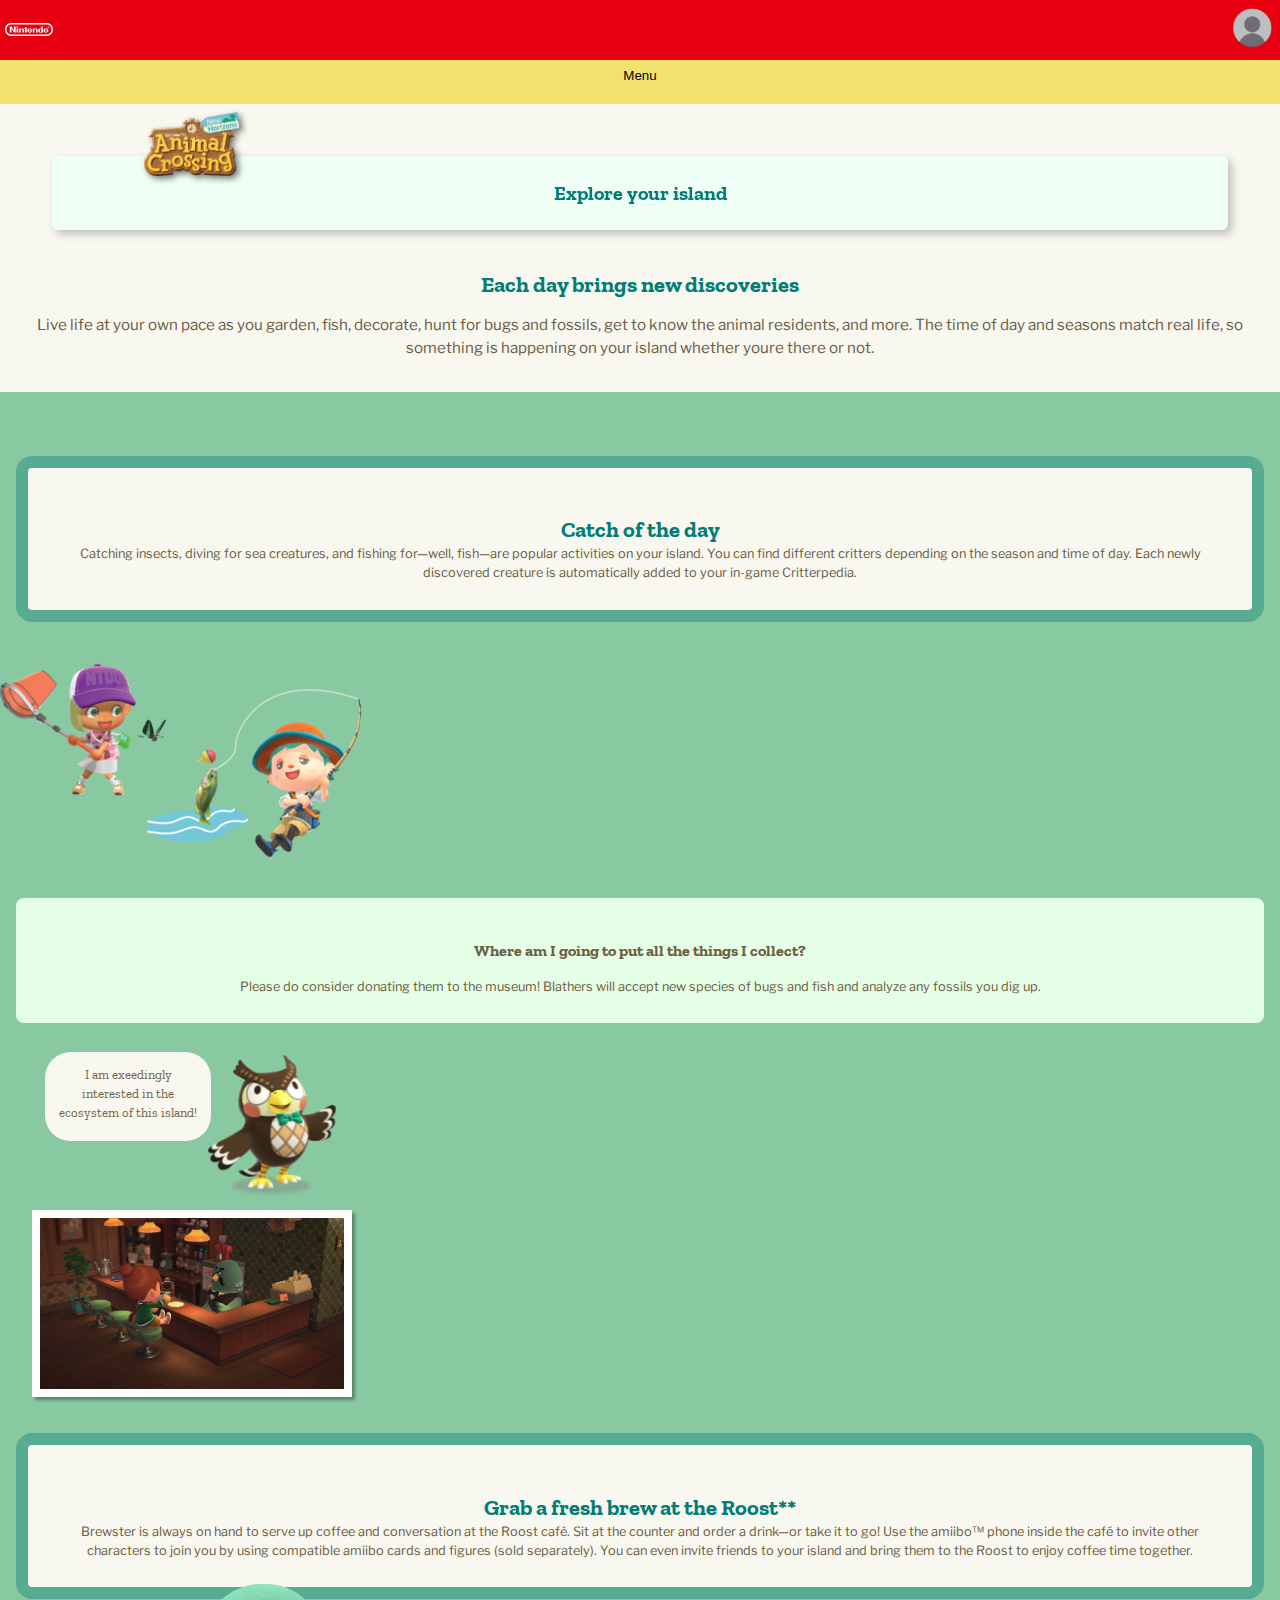
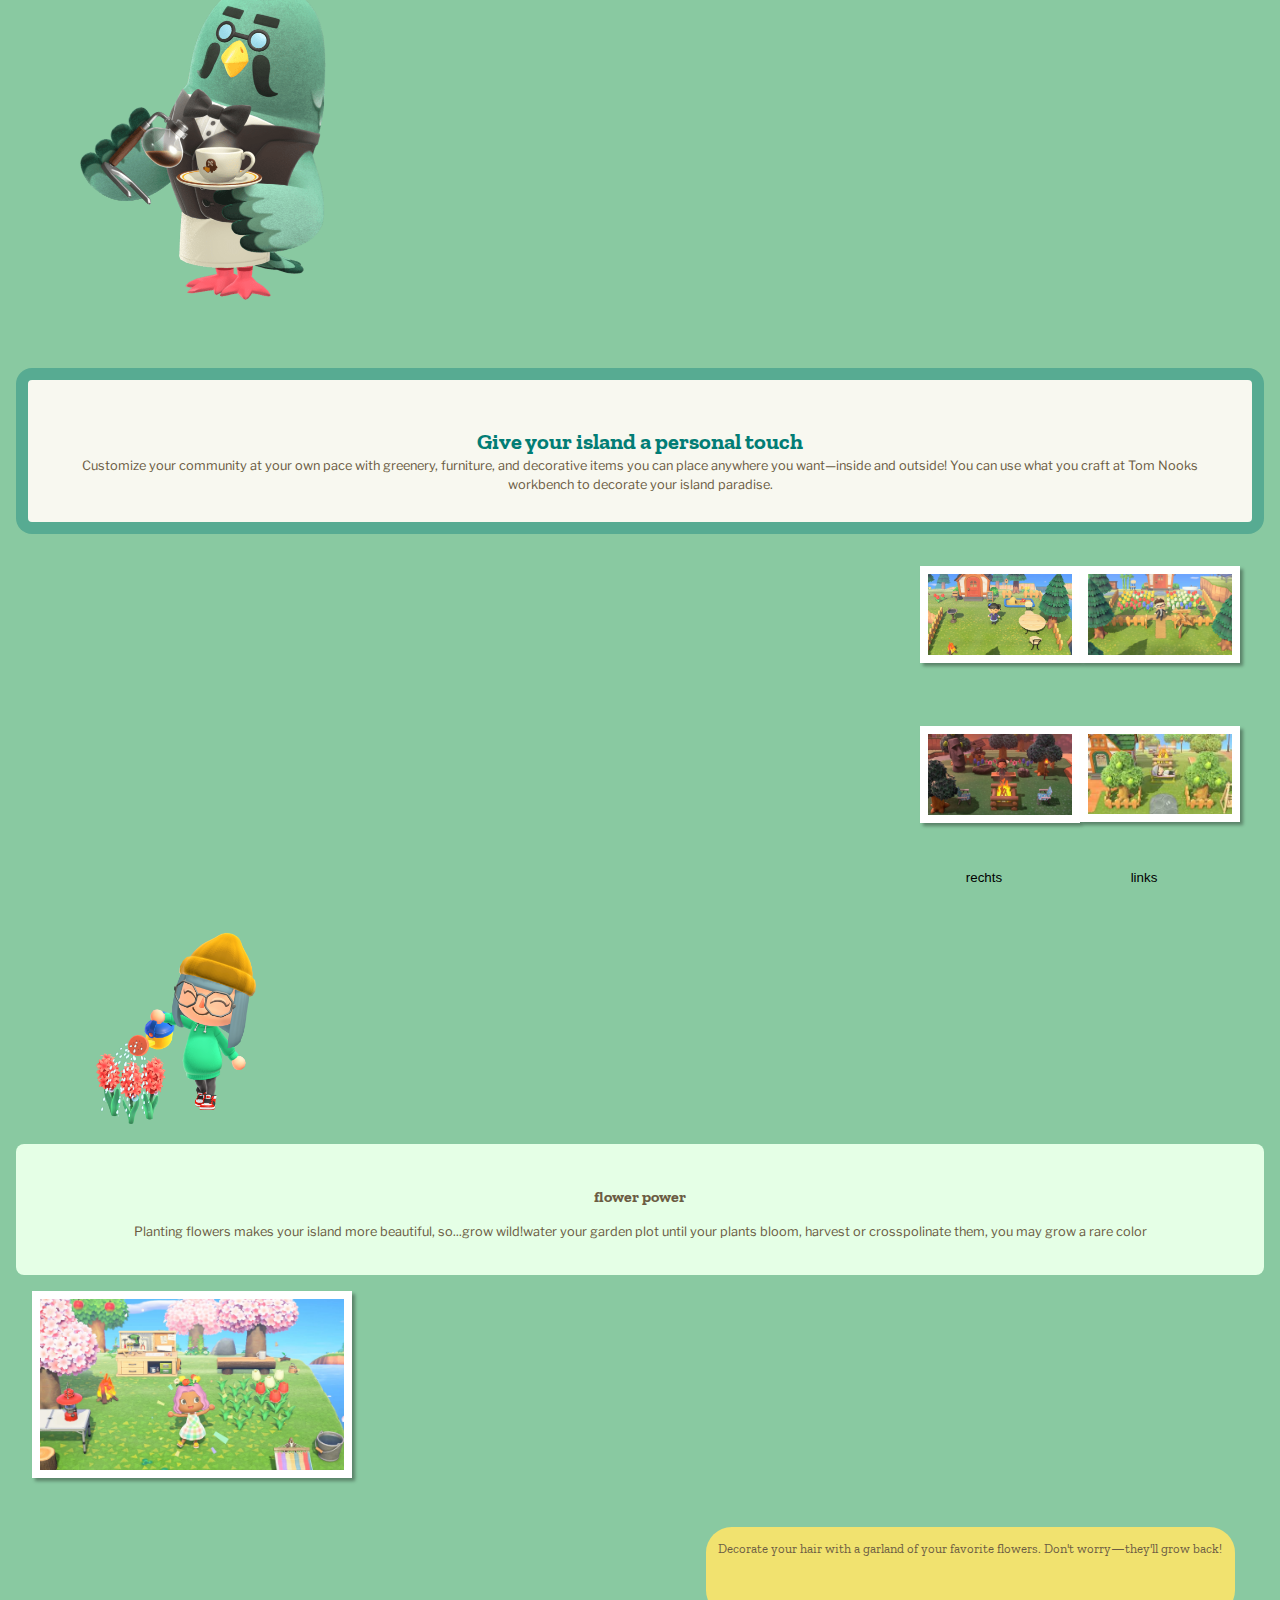
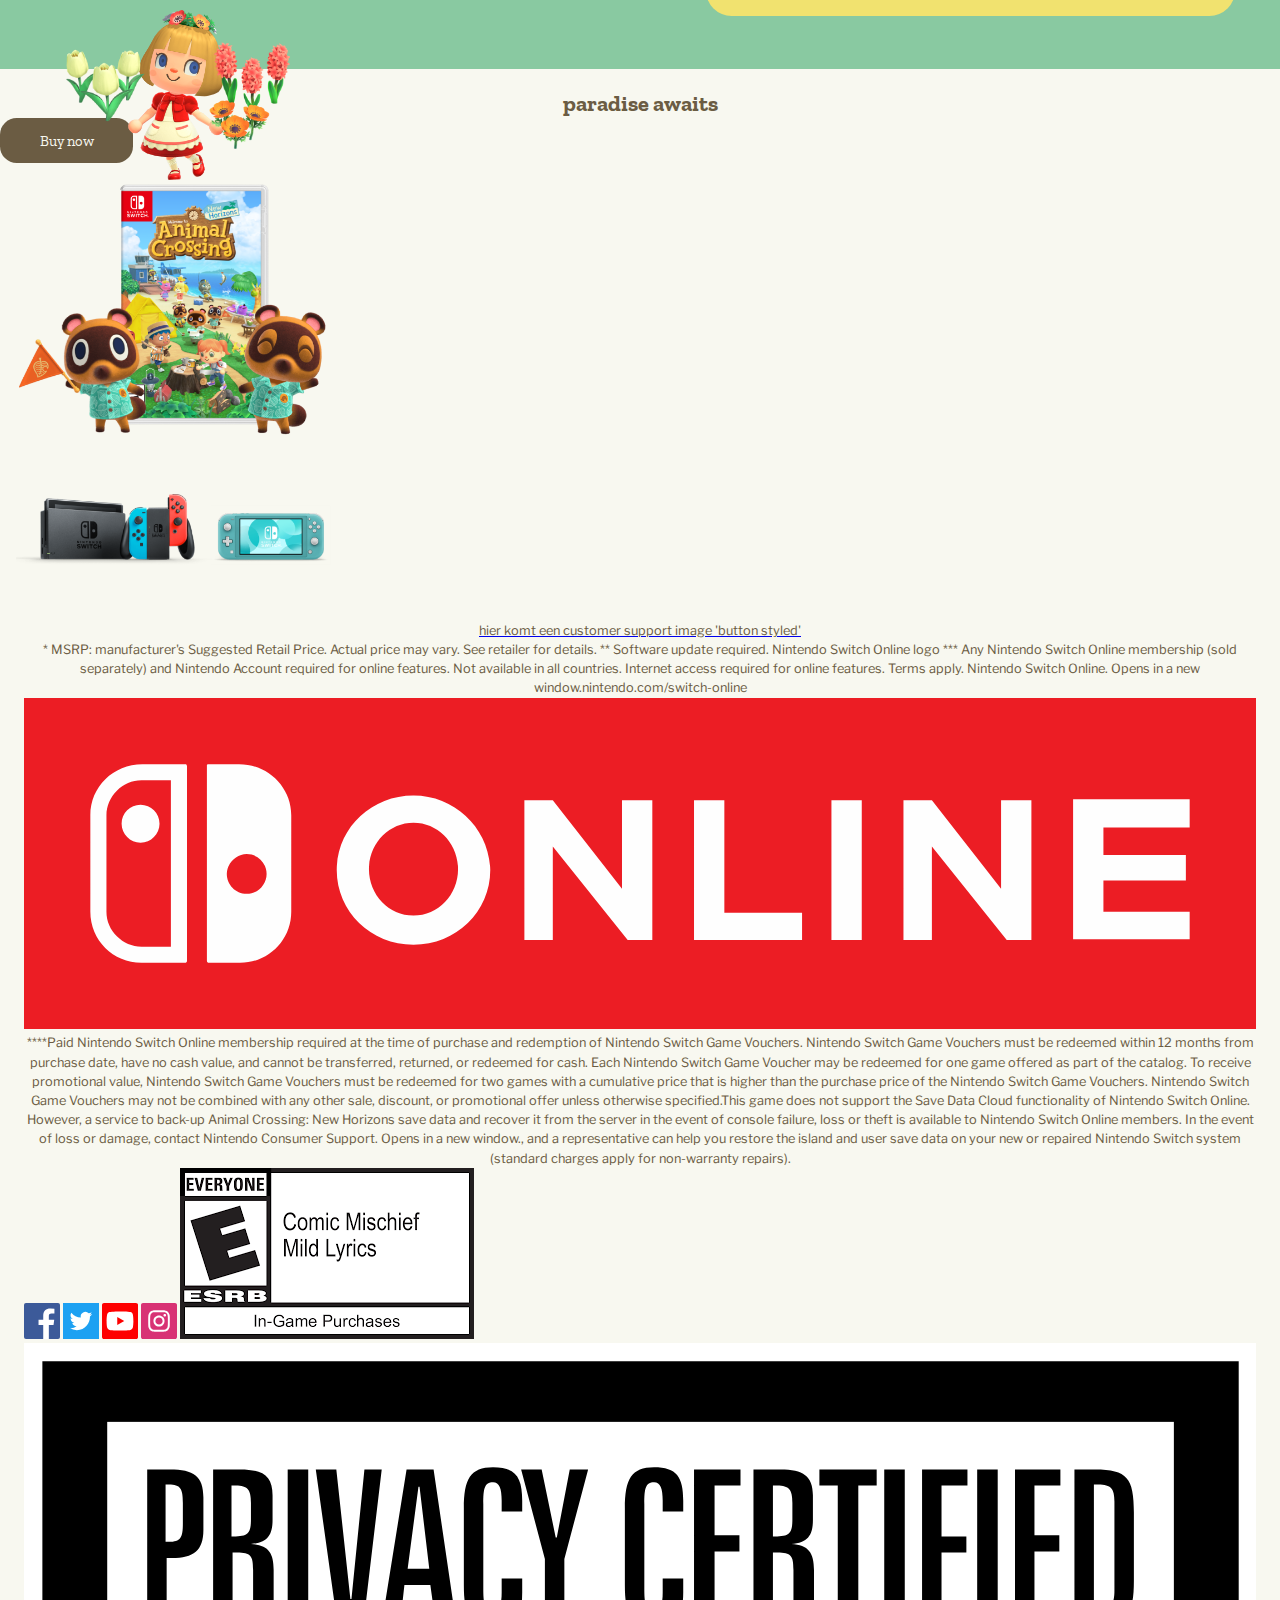
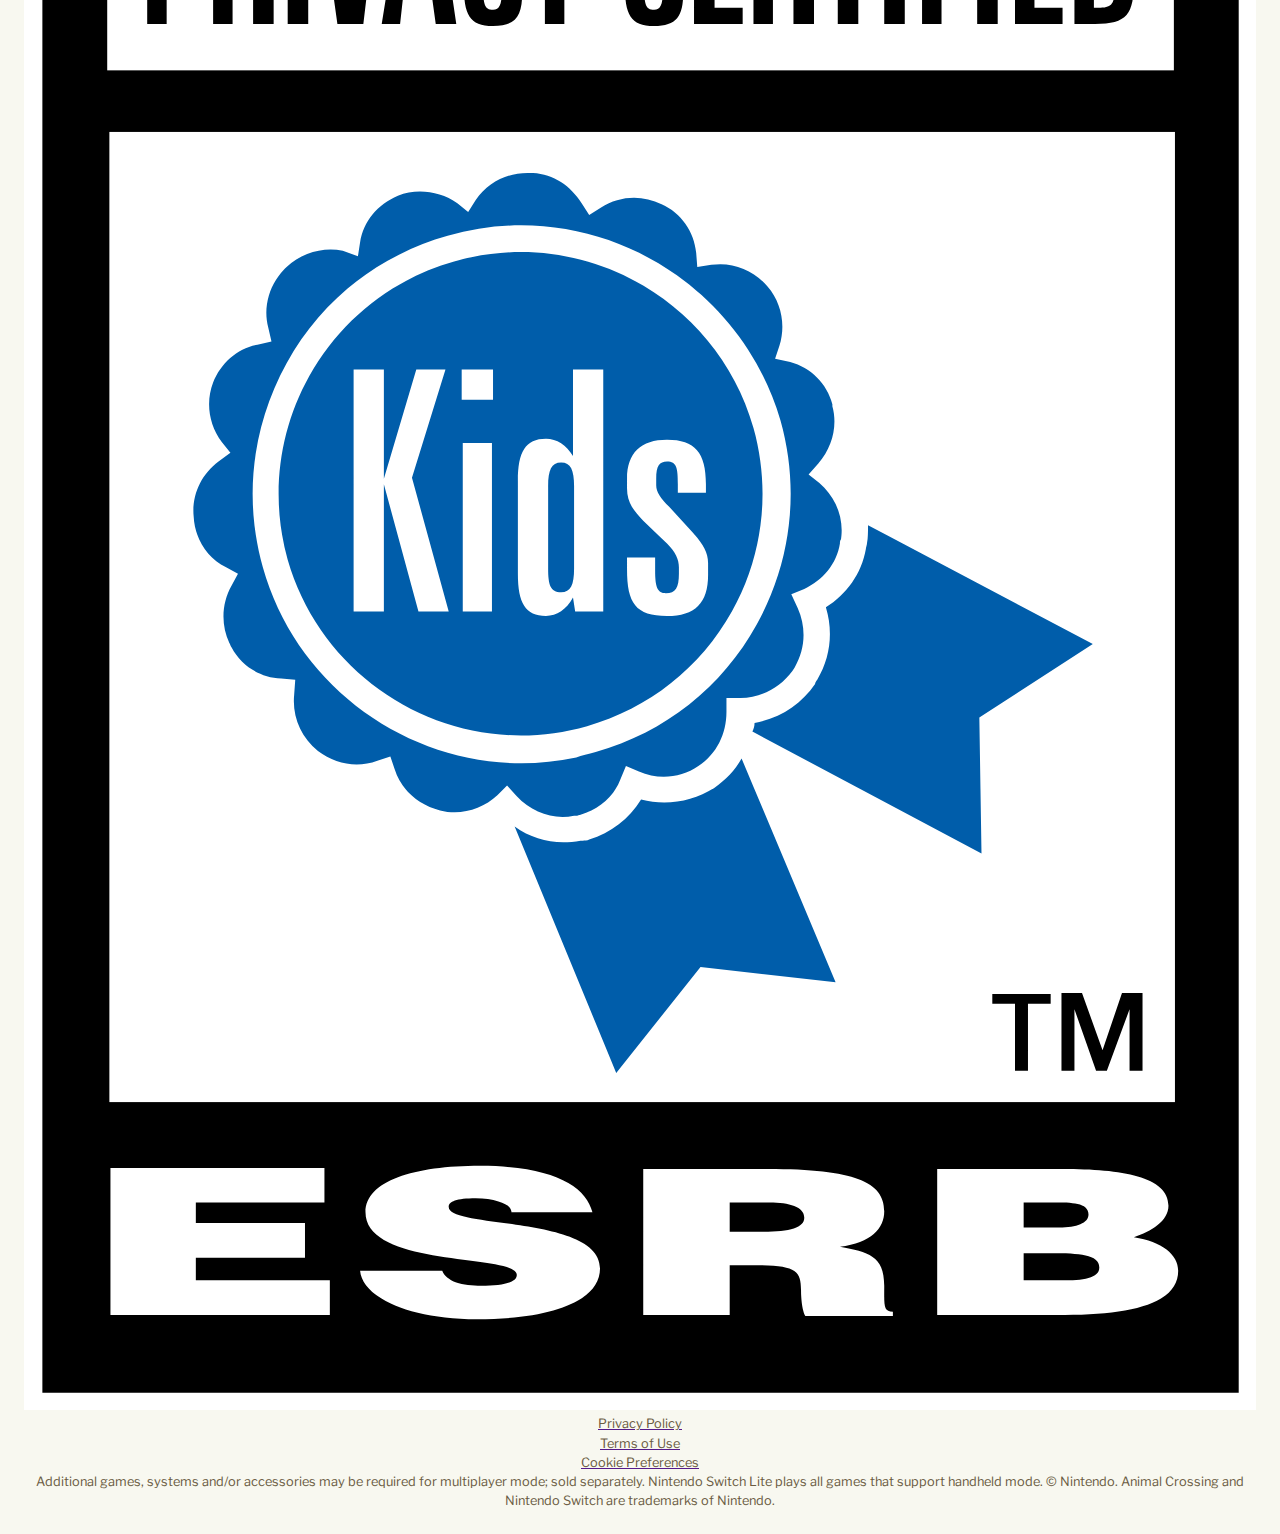
<file: basiswebsite/index.html>
<!DOCTYPE html>
<html lang="en">
	
<head>
	<meta charset="UTF-8">
	<meta name="author" content="jouw naam">
	<meta name="viewport" content="width=device-width, initial-scale=1">
	
	<title>Howdy FED2324</title>
	
	<link href="./style.css" rel="stylesheet">
	<link rel="icon" type="image/svg+xml" href="./images/favicon.svg">

	<link rel="preconnect" href="https://fonts.googleapis.com">
<link rel="preconnect" href="https://fonts.gstatic.com" crossorigin>
<link href="https://fonts.googleapis.com/css2?family=Libre+Franklin&display=swap" rel="stylesheet">

<link rel="preconnect" href="https://fonts.googleapis.com">
<link rel="preconnect" href="https://fonts.gstatic.com" crossorigin>
<link href="https://fonts.googleapis.com/css2?family=Saira:wght@600&family=Zilla+Slab:wght@600&display=swap" rel="stylesheet">

	  
</head>

<body>

	<header>
		<nav>
			<ul> 
				<li><a href="https://www.nintendo.com/us/"><img src="./images/Exploreimgs/nintendo-racetrack.svg" alt="nintendo switch logo"></a></li>
				<li><a href="https://www.nintendo.com/us/"><img src="./images/Exploreimgs/profilepng.png" alt="nintendo switch logo"></a></li>
			</ul>
<ul>
	<li><button>Menu</button></li>
</ul>
			
		</nav>

		
		<nav>
			<button> <img src="./images/Exploreimgs/kruisje.png" alt="sluit menu"> </button>
			<ul> 
		
				<li><a href="./index.html"><img src="./images/Exploreimgs/logo-acnh-en-2x.png" alt="nintendo switch logo"></a></li>
				<li>home</li>
				<li>Explore</li>
				<li>Create</li>
				<li>Share</li>
				<li>Getting started</li>
				<li>Happy home paradise</li>
			</ul>
		</nav>
	</header>
<main>
	<section>
		
			<h1>Explore your island</h1>
			<img src="./images/Exploreimgs/logo-acnh-en-2x.png" alt="animal crossing new horizons logo">
			<h2>Each day brings new discoveries</h2>
			<p>Live life at your own pace as you garden, fish, decorate, hunt 
				for bugs and fossils, get to know the animal residents, and more. 
				The time of day and seasons match real life, so something is happening 
				on your island whether youre there or not.
			</p>	
			
	</section>
			
	<section>

			<article>
				<h2> Catch of the day</h2>
				<p>Catching insects, diving for sea creatures, and fishing for—well, fish—are popular activities 
						on your island. You can find different critters depending on the season 
						and time of day. Each newly discovered creature is automatically added to your in-game Critterpedia.</p>	
			</article>
<!-- 
			<video controls width="350">
	<source src="./videos/cathofthedayvid.mp4"/>
 
</video> -->



				<img src="./images/Exploreimgs/acnhfish.png" alt="image of two in game characters fishing">	
	</section>
	
	<section>

		<article>
	<h2>Where am I going to put all the things I collect?</h2>
			<p>Please do consider donating them to the museum! Blathers will accept 
				new species of bugs and fish and analyze any fossils you dig up.</p>
		</article>
		
<!-- 
		<video controls width="350", alt="video of in game charachter walking around in the museum">
			<source src="./videos/exploremuseumacnh.mp4" type="video/mp4" />
		 -->

		<section>
			<p> I am exeedingly interested in the ecosystem of this island!</p>
			<img src="./images/Exploreimgs/Blathers_NH_-_alt.webp" alt="image of in game character Blathers">	
		</section>

	<img src="./images/Exploreimgs/thumbnail-the-roost-2x.jpg" alt="image of character  drinking in the in game cafe 'the roost'">	
	
</section>
	

<section>
	<article>
		<h2>Grab a fresh brew at the Roost**</h2>
			<p>Brewster is always on hand to serve up coffee and conversation at the Roost café. Sit at the counter and order a drink—or take it to go! Use the amiibo™ phone inside the café to invite other characters to join you by using compatible amiibo cards and figures (sold separately). You can even invite friends 
				to your island and bring them to the Roost to enjoy coffee time together.</p>
			</article>
			<img src="./images/Exploreimgs/brewster-2x.png" alt="image of chracter brewster">
	

</section>




<section>

<article>
	<h2>Give your island a personal touch</h2>
	<p>Customize your community at your own pace 
		with greenery, furniture, and decorative items you can place
		 anywhere you want—inside and outside! You can use what you craft 
		 at Tom Nooks workbench to decorate your island paradise.
	</p>

</article>


	<figure class="imageSlider">
		<!-- Image slider -->
		<img src="./images/Exploreimgs/characterathouse.avif" alt="image of in game content with character at house">
		<img src="./images/Exploreimgs/characterstandinginflowers.jpg" alt="image of in game content with character standing in flowers">
		<img src="./images/Exploreimgs/characteratbonfire.jpg" alt="image of in game conten with character sitting at bonfire">
		<img src="./images/Exploreimgs/characterlyingdown.jpg" alt="image of in game content of character resting next to use">
		<button>rechts</button>
		<button>links</button>
	</figure>
	<img src="./images/Exploreimgs/playerwateringflowers.png" alt="image of game character watering flowers">
</section>
	
<section>
	
		<article>
			<h2>flower power</h2>
			<p>Planting flowers makes your island more beautiful, so...grow wild!water your
				garden plot until your plants bloom, harvest or crosspolinate them, you may grow a rare color</p>
		</article>
	 
	
	<!-- <video controls width="350" >
		<source src="./videos/gardeningacnh.mp4" type="video/mp4"/> -->
	
	<img src="./images/Exploreimgs/flowergardener.jpg" alt="in game image of character at flowerfield">
	
<section>
	<p>Decorate your hair with a garland of your favorite flowers. Don't worry—they'll grow back!</p>
	<img src="./images/Exploreimgs/flowers-char-2x.png" alt="flower girl character">
	<img src="./images/Exploreimgs/flowers-greenery-2x.png" alt="tulip, gladiolus and pansy flowers">
</section>
	

</section>	

<section>
<h2>paradise awaits</h2>
<button><a href="https://animalcrossing.nintendo.com/new-horizons/buy/">Buy now</a></button>
<img src="./images/Exploreimgs/acnhgamebuyimg copy.png" alt="">
<img src="./images/Exploreimgs/acnhgame2buyimg copy.png" alt="">
</section>




</main>

<footer>
<a href="https://en-americas-support.nintendo.com/app/answers/detail/a_id/49112/?_gl=1*16iu9ko*_ga*MjExNjUxMzE3Ny4xNjk1NzM5ODM2*_ga_F6ERC4HMNZ*MTcwMDIzOTc5OS4xNC4xLjE3MDAyNDA2NDMuMC4wLjA."><p>hier komt een customer support image 'button styled'</p></a>

<p>* MSRP: manufacturer's Suggested Retail Price. Actual price may vary. See retailer for details.
	** Software update required.
	
	Nintendo Switch Online logo
	*** Any Nintendo Switch Online membership (sold separately) and Nintendo Account required for online features. Not available in all countries. Internet access required for online features. Terms apply. Nintendo Switch Online. Opens in a new window.nintendo.com/switch-online
</p>

<img src="./images/Exploreimgs/logo-nso.svg" alt="nintendo switch online logo">

<p>****Paid Nintendo Switch Online membership required at the time of purchase and
	 redemption of Nintendo Switch Game Vouchers. Nintendo Switch Game Vouchers must be redeemed within 12 months 
	from purchase date, have no cash value, and cannot be transferred, returned, or redeemed for cash. Each Nintendo Switch Game Voucher may be redeemed for one game offered as part of the catalog.
	To receive promotional value, Nintendo Switch Game Vouchers must be redeemed for two games with a cumulative price that is higher than the purchase price of the Nintendo Switch Game Vouchers. 
	Nintendo Switch Game Vouchers may not be combined with any other sale, discount, or promotional offer unless otherwise specified.This game does not support the Save Data Cloud functionality of 
	Nintendo Switch Online. However, a service to back-up Animal Crossing: New Horizons save data and recover it from the server in the event of console failure, loss or theft is available to Nintendo 
	Switch Online members. In the event of loss or damage, contact Nintendo Consumer Support. Opens in a new window., and a representative can help you restore the island and user save data on your new 
	or repaired Nintendo Switch system (standard charges apply 
	for non-warranty repairs).</p>

<a href=""><img src="./images/Exploreimgs/logo-facebook.svg" alt="facebook logo link"></a>
<a href=""><img src="./images/Exploreimgs/logo-twitter.svg" alt="twitter logo"></a>
<a href=""><img src="./images/Exploreimgs/logo-youtube.svg" alt="youtube logo"></a>
<a href=""><img src="./images/Exploreimgs/logo-instagram.svg" alt="instagram logo"></a>
<a href=""><img src="./images/Exploreimgs/ESRBratings.png" alt="ESBR rating logo"></a>
<a href=""><img src="./images/Exploreimgs/logo-esrb-privacy-certified-kids.svg" alt="ESRBprivacy certified logo"></a>

<a href=""><p>Privacy Policy</p></a>
<a href=""><p>Terms of Use</p></a>
<a href=""><p>Cookie Preferences</p></a>

<p>Additional games, systems and/or accessories may be required for multiplayer mode; sold separately.
	Nintendo Switch Lite plays all games that support handheld mode.
	© Nintendo. Animal Crossing and Nintendo Switch are trademarks of Nintendo.
</p>
</footer>



<script defer src="./scripts/script.js"></script>
</body>
	
</html>
</file>
<file: basiswebsite/style.css>
/**************/
/* CSS REMEDY */
/**************/
*, *::after, *::before {
	box-sizing:border-box;  
  }
  /*********************/
  /* CUSTOM PROPERTIES */
  /*********************/
  :root {
	  /* colors */
	  --color-text:rgb(107, 92, 67);
	  --Hoofdkopjes: rgb(2, 125, 117);
	  --main-background-color: rgb(137, 201, 161);
	  --sectioncolor-background: rgb(248, 248, 240);
	  --logocolor: rgb(230, 0, 18);
	  --menucolor:  rgb(241, 226, 111);
	  --mainribboncolor: rgba(240,255,245,255);
	  --secundairysectioncolor: rgba(229,255,230,255);
  
      -webkit-font-smoothing: antialiased;
  



	  /* Font */
	  font-family: 'Libre Franklin', sans-serif;
  background-color: var(--main-background-color);
  
  
  
  }
  
  
  
   /* ...................eerste deel = navigatie ...................... */
  
  body {
	  margin: 0;
  }
  
  header nav img {
  max-width: 3em;
  
  }
  
  header nav:first-of-type ul {
  /* hoe zet ik de background volledig op de achtergrond in de volledige breedte */
	  list-style: none;
	  display: flex;
	  justify-content: space-between;
	  align-items: center;
	  background-color: var(--logocolor);
	  flex-grow: 1;
  
  
  }
  
  header nav:nth-child(1) ul+ul {
  background-color: var(--menucolor);
  justify-content: center;
  position: sticky;
  top: 0;
  padding-bottom: 0.9em;
  
  }
  
  
  header nav li {
	  /* border: 5px solid blueviolet; */
  padding: 5px;
  list-style: none;
  
  
   }
  
  /* hamburger menu navigatie ..hidden.. */
  header nav+nav {
  
  background-color: var(--menucolor);
  position: fixed;
  right: 0em;
  left: 0em;
  top: 0em;
  bottom: 0em;
  translate: 100% 0%; 
  
  
  }
  
  
  header nav+nav.toonMenu {
	  translate: 0% 0%; 
	  transition: 1s; 
  }
  
  /* browser doet een automatische 
  padding van 40px dus hier specificeren */
  
  ul{
	  padding: 0px;
	  margin: 0px;
  }
  
  
  button{
	  border: none;
	background-color: transparent;
	padding: 0;
  text-align: center;
  
  }
  
  
  
   /* ...................tweede deel = MAIN ...................... */
   /* main {
  margin: 1em;
   } */
   main img {
		  margin: 1em;
  width: 20em;
  }

  main section{
	margin: 1em;
  }
  
main section:nth-child(1){
	background-color: var(--sectioncolor-background);
	margin: 0;
	margin-bottom: 4em;
	padding: 2em;

	
  }
  
	  
  main section:nth-child(1) p, h2{
font-size: 0.95em;
	padding-top: 1em;

  }
  

  section article:nth-of-type(1) {
	  background-color: var(--sectioncolor-background);
  padding: 1.7em;
  border-radius: 1em;
  border: solid 0.75em rgb(0, 129, 96, 0.65) ;
  }
  
   article:nth-of-type(2) {
  background-color: green;
  padding: 1.7em;
  border-radius: 1em;
  
  }
  
  section section {
  display: grid;
  grid-template-columns: 12em 1em;
  margin: 1em;
  margin-bottom: 2.5em;
  }
  
  section section img {
	  width:8em;
	  position: absolute;
	  left: 12em;
  }
  
  section section p{
  
	  background-color: var(--sectioncolor-background);
	  border-radius: 2em;
	  height: 7em;
  
	  padding:1em ;
	  margin: 1em;
  
	  font-family: 'Saira', sans-serif;
  font-family: 'Zilla Slab', serif;
  
  }

  section:nth-of-type(4) img {
	  
	  position: relative;
  top: -2em;
  width: 15.4em;
  left: 3em;
  
  }
  
  section:nth-of-type(6) article, section:nth-of-type(3) article{
	  background-color: var(--secundairysectioncolor);
	  border: none;
	  border-radius: 0.5em;
  
  }
  
  section:nth-of-type(6) article h2,  section:nth-of-type(3) article h2 {
	  color: var(--color-text);
	  font-size: 1em;
	  margin-bottom: 1em ;
	  
  
  }
  
  section:nth-of-type(6) article p{
	  margin: 0.5em;
  }
  
  section:nth-of-type(6) section {
	display: flex;
	flex-wrap: wrap;
	flex-direction: row-reverse;
position: relative;

}

section:nth-of-type(6) section p {
background-color: var(--menucolor);

}
section:nth-of-type(6) section img {
	width: 6em;
	margin-top: 4em;
left:5em;
}

section:nth-of-type(6) section img:nth-of-type(1) {
	width: 6em;
	margin-top: 6em;
left:5em;
}
section:nth-of-type(6) section img:nth-of-type(2) {
	width: 14em;
left: 1.1em;
top: 4em;

}

section:nth-of-type(7) {
background-color: var(--sectioncolor-background);
margin: 0em;
display: flex;
flex-wrap: wrap;
flex-direction: column;
}
section:nth-of-type(7) h2 {
	color: var(--color-text);
	}

	section:nth-of-type(7) button {
	background-color: var(--color-text);
	width: 10em;
	padding: 1em;
	border-radius: 1.25em;

		}

		section:nth-of-type(7) button a {
		color: var(--sectioncolor-background);
		font-family: 'Saira', sans-serif;
	font-family: 'Zilla Slab', serif;
font-size: 1.1em;
text-decoration: none;
				}
	
  h1, h2{
  color: var(--Hoofdkopjes);
  text-align: center;
  margin: 0em;
  font-size: 1.4em;
  line-height: 1.2em;
  
  /* header fonts */
  font-family: 'Saira', sans-serif;
  font-family: 'Zilla Slab', serif;
  }
  
  h1 {
	  background-color:  var(--mainribboncolor) ;
	  font-size: 1.25em;
	  padding: 1.25em;
  border-radius: 0.3em;
  margin: 1em;
  filter: drop-shadow(0.2em 0.2em 0.2em rgba(0, 0, 0, 0.226));
	  }
  
  p {
		  color:  var(--color-text );
		  font-size: 0.8em;
		  text-align: center;
		  line-height: 1.5em;
		  margin: 0em;
  }
  
    
  img[src$=".jpg"], video, figure img {
	border: 0.5em solid white;
	box-shadow:0.2em 0.2em 0.2em rgba(7, 7, 7, 0.355)
	
}

	  img[src="./images/Exploreimgs/logo-acnh-en-2x.png"] {
  position: absolute;
  top: 7em;
  left: 9em;
  width: 6em;
   margin: 0em;
   filter: drop-shadow(0.2em 0.2em 0.2em rgba(0, 0, 0, 0.518));
  
  }

  img[src="./images/Exploreimgs/acnhfish.png"] {
	width: 24.8em;
position: relative;
right: 3em;

  }
  
  img[src="./images/Exploreimgs/playerwateringflowers.png"] {
	  width: 10em;	  
	  position: relative;
	  left: 4em;
	  top: 1em;
	
  }

  /* img[src="./images/Exploreimgs/flowers-char-2x.png"] {
	width: 6em;
} */
img[src="./images/Exploreimgs/flowers-char-2x.png"] p {
background-color: aliceblue;
}



  figure {
display: grid;
justify-content: end;
grid-template-columns: 10em 10em ;
grid-template-rows: 10em 10em;


  }
  
  figure img {
	width: 10em;
	
  }
  
  
  
  video {
	  margin: 1em;
	  align-content: center;
	  
  
  }
  
  video img {
	  background-color: aqua;
  }
  
  
  /* footer */
  
  footer {
	  margin: 1em;
	  background-color: var(--sectioncolor-background);
	  margin: 0;
	  padding: 1.5em;
   }
</file>
